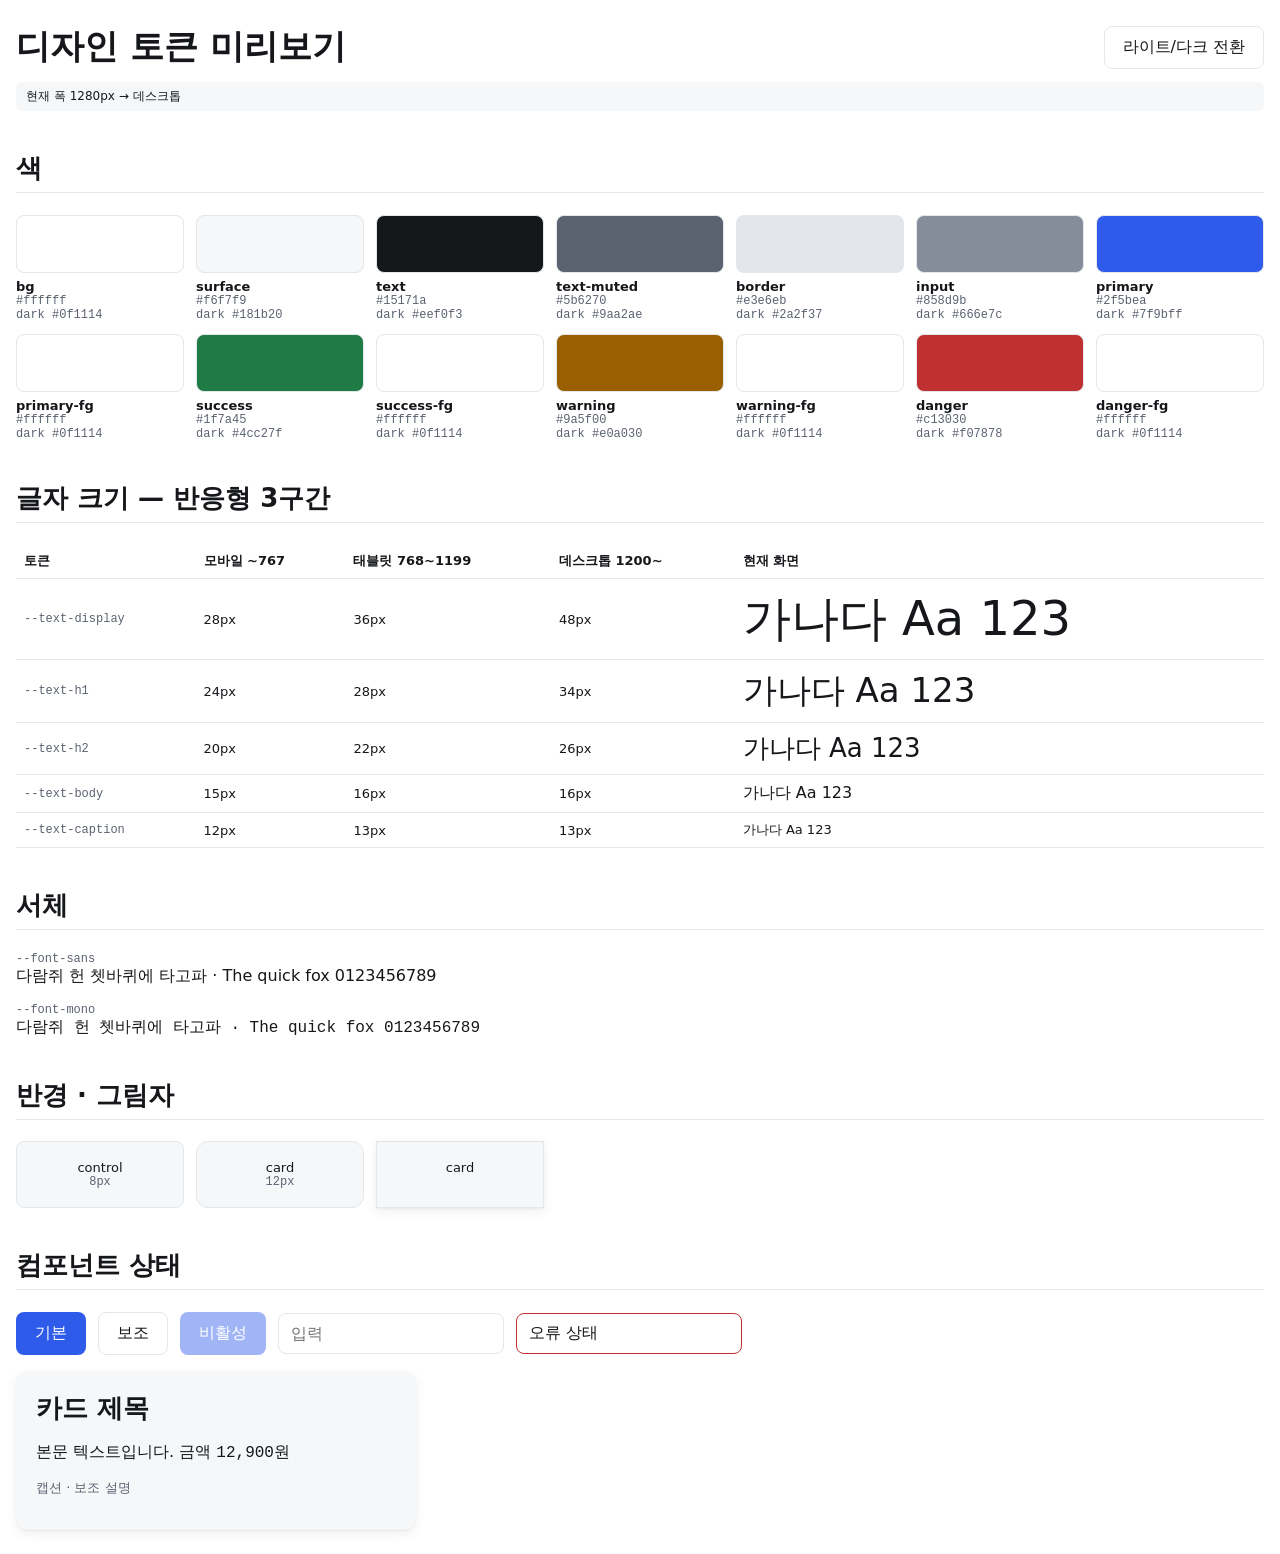
<file: tools/schema-dashboard/preview.html>
<!doctype html><html lang="ko"><head><meta charset="utf-8"><meta name="viewport" content="width=device-width,initial-scale=1">
<title>Design Tokens Preview</title><style>
:root{--color-bg:#ffffff;--color-surface:#f6f7f9;--color-text:#15171a;--color-text-muted:#5b6270;--color-border:#e3e6eb;--color-input:#858d9b;--color-primary:#2f5bea;--color-primary-fg:#ffffff;--color-success:#1f7a45;--color-success-fg:#ffffff;--color-warning:#9a5f00;--color-warning-fg:#ffffff;--color-danger:#c13030;--color-danger-fg:#ffffff;--font-sans:"Pretendard Variable", Pretendard, "Noto Sans KR", system-ui, sans-serif;--font-mono:"JetBrains Mono", ui-monospace, "Cascadia Mono", Consolas, monospace;--text-display:28px;--text-h1:24px;--text-h2:20px;--text-body:15px;--text-caption:12px;--spacing:4px;--radius-control:8px;--radius-card:12px;--shadow-card:0 1px 2px rgb(0 0 0 / 0.06), 0 4px 12px rgb(0 0 0 / 0.06);--space-1:calc(var(--spacing) * 1);--space-2:calc(var(--spacing) * 2);--space-3:calc(var(--spacing) * 3);--space-4:calc(var(--spacing) * 4);--space-6:calc(var(--spacing) * 6);--space-8:calc(var(--spacing) * 8);--border-width:1px;--focus-width:2px;--size-nav:240px;--size-control:40px;--size-code-col:22ch} .dark{--color-bg:#0f1114;--color-surface:#181b20;--color-text:#eef0f3;--color-text-muted:#9aa2ae;--color-border:#2a2f37;--color-input:#666e7c;--color-primary:#7f9bff;--color-primary-fg:#0f1114;--color-success:#4cc27f;--color-success-fg:#0f1114;--color-warning:#e0a030;--color-warning-fg:#0f1114;--color-danger:#f07878;--color-danger-fg:#0f1114;--shadow-card:0 1px 2px rgb(0 0 0 / 0.4)} @media (min-width:768px){:root{--text-display:36px;--text-h1:28px;--text-h2:22px;--text-body:16px;--text-caption:13px}}@media (min-width:1200px){:root{--text-display:48px;--text-h1:34px;--text-h2:26px;--text-body:16px;--text-caption:13px}}
body{margin:0;padding:24px 16px;background:var(--color-bg,#fff);color:var(--color-text,#111);font-family:var(--font-sans,system-ui);font-size:var(--text-body,16px)}
h1{font-size:var(--text-h1,28px)} h2{font-size:var(--text-h2,20px);margin-top:40px;border-bottom:1px solid var(--color-border,#ddd);padding-bottom:6px}
code{font-family:var(--font-mono,monospace);font-size:12px;color:var(--color-text-muted,#666);display:block}
.grid{display:grid;grid-template-columns:repeat(auto-fill,minmax(150px,1fr));gap:12px}
.sw i{display:block;height:56px;border-radius:8px;border:1px solid var(--color-border,#ddd)} .sw b{display:block;margin-top:6px;font-size:13px}
table{border-collapse:collapse;width:100%;font-size:13px} td,th{border-bottom:1px solid var(--color-border,#ddd);padding:8px;text-align:left;vertical-align:middle}
.box{padding:18px;background:var(--color-surface,#f5f5f5);border:1px solid var(--color-border,#ddd);text-align:center;font-size:13px}
.row{display:flex;flex-wrap:wrap;gap:12px;align-items:center}
.btn{font:inherit;padding:10px 18px;border-radius:var(--radius-control,8px);border:1px solid transparent;background:var(--color-primary,#2f5bea);color:var(--color-primary-fg,#fff);cursor:pointer}
.btn.sec{background:transparent;color:var(--color-text);border-color:var(--color-border)} .btn:disabled{opacity:.45;cursor:not-allowed}
.btn:focus-visible,input:focus-visible{outline:3px solid var(--color-primary);outline-offset:2px}
input{font:inherit;padding:10px 12px;border-radius:var(--radius-control,8px);border:1px solid var(--color-border);background:var(--color-bg);color:var(--color-text)}
input.err{border-color:var(--color-danger,#d64545)}
.card{padding:20px;border-radius:var(--radius-card,12px);background:var(--color-surface);box-shadow:var(--shadow-card,none);max-width:360px}
#bp{position:sticky;top:0;background:var(--color-surface);padding:6px 10px;border-radius:6px;font-size:12px}
@media (prefers-reduced-motion:no-preference){.btn{transition:transform .15s} .btn:active{transform:scale(.98)}}
</style></head><body>
<div class="row" style="justify-content:space-between"><h1 style="margin:0">디자인 토큰 미리보기</h1>
<button class="btn sec" onclick="document.documentElement.classList.toggle('dark')">라이트/다크 전환</button></div>
<p id="bp"></p>
<h2>색</h2><div class="grid"><div class="sw"><i style="background:var(--color-bg)"></i><b>bg</b><code>#ffffff</code><code>dark #0f1114</code></div><div class="sw"><i style="background:var(--color-surface)"></i><b>surface</b><code>#f6f7f9</code><code>dark #181b20</code></div><div class="sw"><i style="background:var(--color-text)"></i><b>text</b><code>#15171a</code><code>dark #eef0f3</code></div><div class="sw"><i style="background:var(--color-text-muted)"></i><b>text-muted</b><code>#5b6270</code><code>dark #9aa2ae</code></div><div class="sw"><i style="background:var(--color-border)"></i><b>border</b><code>#e3e6eb</code><code>dark #2a2f37</code></div><div class="sw"><i style="background:var(--color-input)"></i><b>input</b><code>#858d9b</code><code>dark #666e7c</code></div><div class="sw"><i style="background:var(--color-primary)"></i><b>primary</b><code>#2f5bea</code><code>dark #7f9bff</code></div><div class="sw"><i style="background:var(--color-primary-fg)"></i><b>primary-fg</b><code>#ffffff</code><code>dark #0f1114</code></div><div class="sw"><i style="background:var(--color-success)"></i><b>success</b><code>#1f7a45</code><code>dark #4cc27f</code></div><div class="sw"><i style="background:var(--color-success-fg)"></i><b>success-fg</b><code>#ffffff</code><code>dark #0f1114</code></div><div class="sw"><i style="background:var(--color-warning)"></i><b>warning</b><code>#9a5f00</code><code>dark #e0a030</code></div><div class="sw"><i style="background:var(--color-warning-fg)"></i><b>warning-fg</b><code>#ffffff</code><code>dark #0f1114</code></div><div class="sw"><i style="background:var(--color-danger)"></i><b>danger</b><code>#c13030</code><code>dark #f07878</code></div><div class="sw"><i style="background:var(--color-danger-fg)"></i><b>danger-fg</b><code>#ffffff</code><code>dark #0f1114</code></div></div>
<h2>글자 크기 — 반응형 3구간</h2><table><tr><th>토큰</th><th>모바일 ~767</th><th>태블릿 768~1199</th><th>데스크톱 1200~</th><th>현재 화면</th></tr><tr><td><code>--text-display</code></td><td>28px</td><td>36px</td><td>48px</td><td><span style="font-size:var(--text-display)">가나다 Aa 123</span></td></tr><tr><td><code>--text-h1</code></td><td>24px</td><td>28px</td><td>34px</td><td><span style="font-size:var(--text-h1)">가나다 Aa 123</span></td></tr><tr><td><code>--text-h2</code></td><td>20px</td><td>22px</td><td>26px</td><td><span style="font-size:var(--text-h2)">가나다 Aa 123</span></td></tr><tr><td><code>--text-body</code></td><td>15px</td><td>16px</td><td>16px</td><td><span style="font-size:var(--text-body)">가나다 Aa 123</span></td></tr><tr><td><code>--text-caption</code></td><td>12px</td><td>13px</td><td>13px</td><td><span style="font-size:var(--text-caption)">가나다 Aa 123</span></td></tr></table>
<h2>서체</h2><p style="font-family:var(--font-sans)"><code>--font-sans</code> 다람쥐 헌 쳇바퀴에 타고파 · The quick fox 0123456789</p><p style="font-family:var(--font-mono)"><code>--font-mono</code> 다람쥐 헌 쳇바퀴에 타고파 · The quick fox 0123456789</p>
<h2>반경 · 그림자</h2><div class="grid"><div class="box" style="border-radius:var(--radius-control)">control<br><code>8px</code></div><div class="box" style="border-radius:var(--radius-card)">card<br><code>12px</code></div><div class="box" style="box-shadow:var(--shadow-card)">card</div></div>
<h2>컴포넌트 상태</h2>
<div class="row"><button class="btn">기본</button><button class="btn sec">보조</button><button class="btn" disabled>비활성</button>
<input placeholder="입력"><input class="err" value="오류 상태"></div>
<div class="card" style="margin-top:16px"><b style="font-size:var(--text-h2)">카드 제목</b><p>본문 텍스트입니다. 금액 <span style="font-family:var(--font-mono)">12,900원</span></p>
<p style="font-size:var(--text-caption);color:var(--color-text-muted)">캡션 · 보조 설명</p></div>
<script>const f=()=>{const w=innerWidth;document.getElementById('bp').textContent='현재 폭 '+w+'px → '+(w<768?'모바일':w<1200?'태블릿':'데스크톱')};addEventListener('resize',f);f()</script>
</body></html>
</file>
